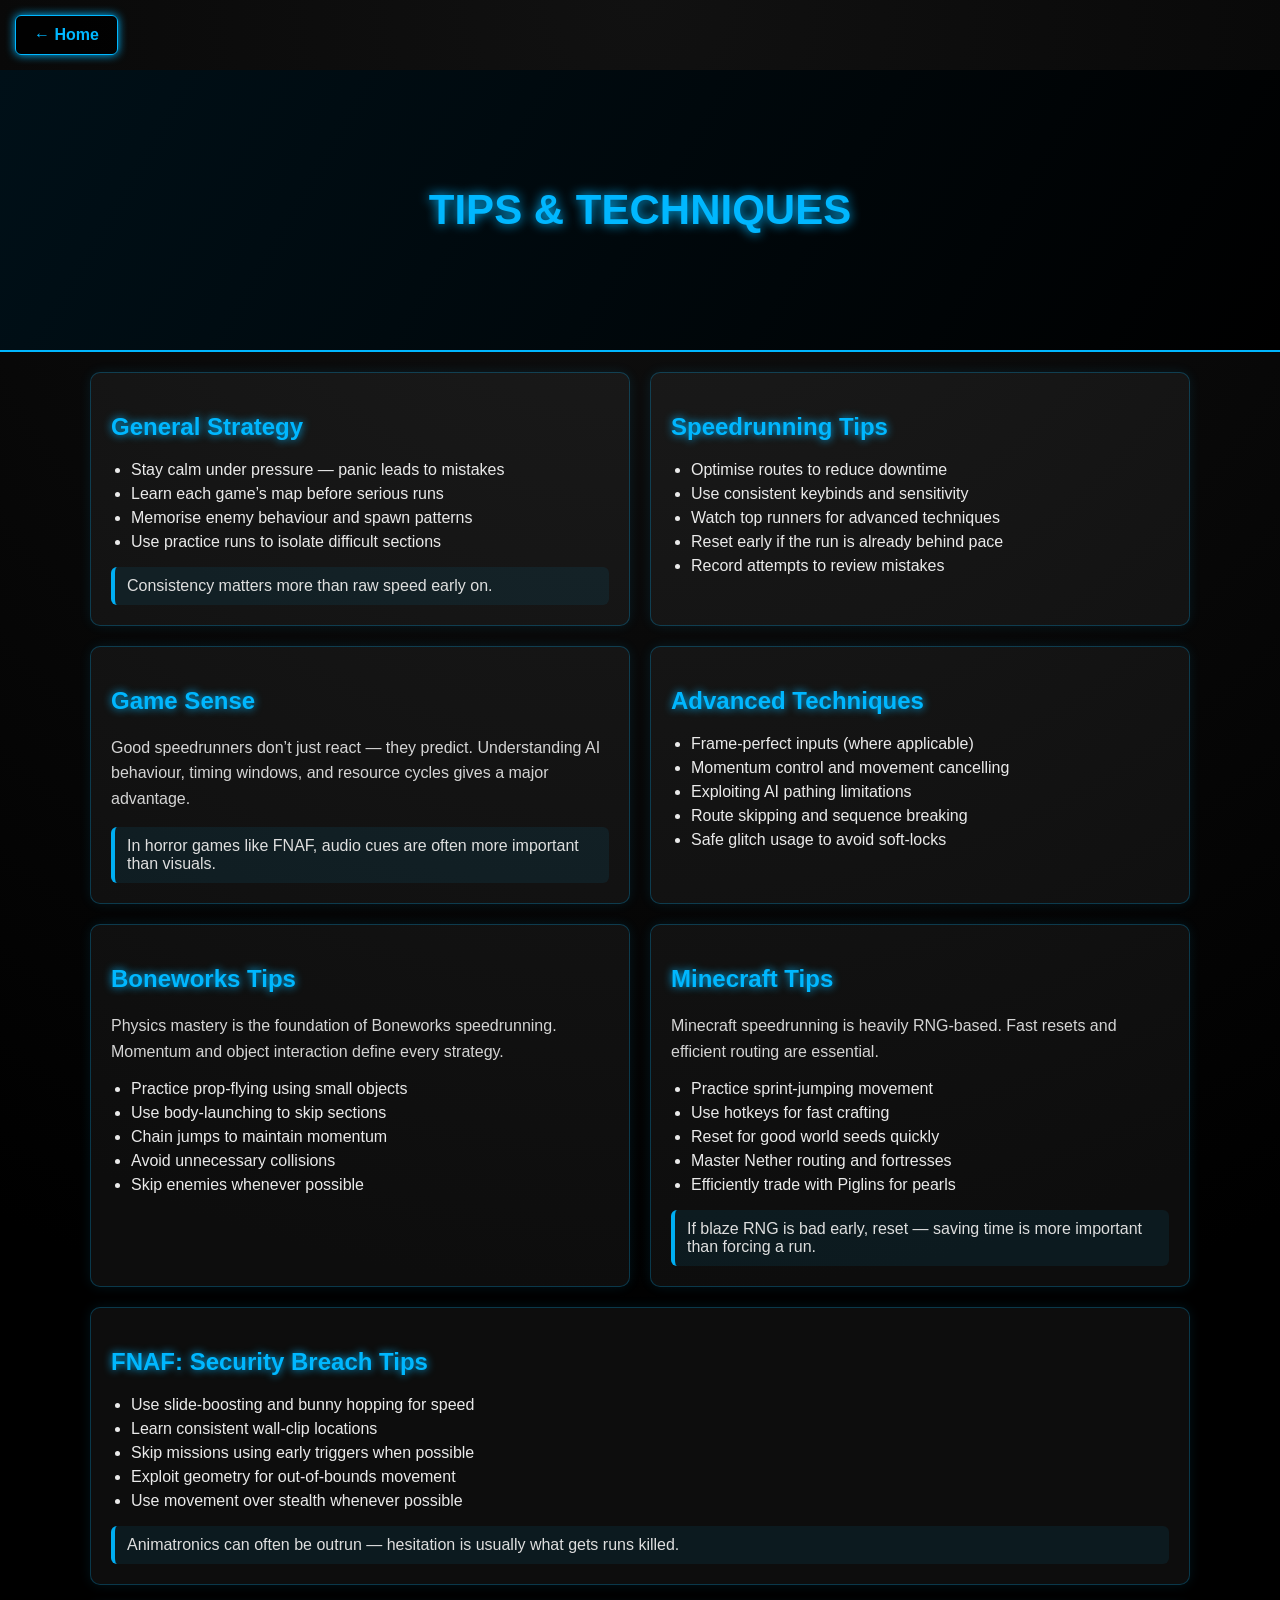
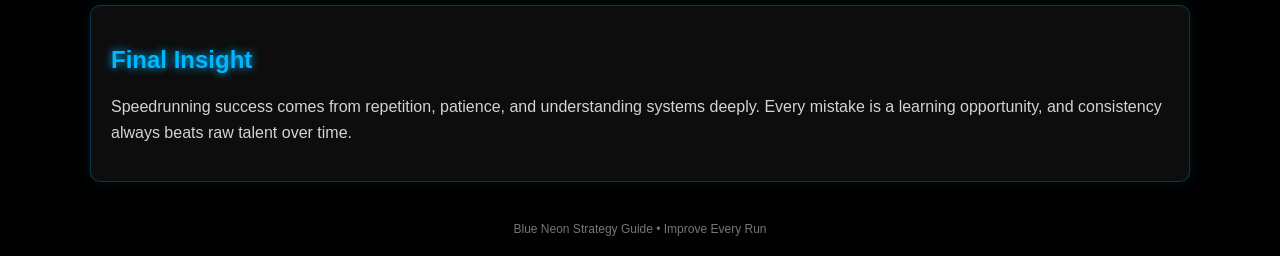
<file: Tips and Techniques.html>
<!doctype html>
<html lang="en">
<head>
<meta charset="UTF-8">
<title>Tips & Techniques</title>

<style>

body {
  margin: 0;
  font-family: Arial, sans-serif;
  background: radial-gradient(circle at top, #111 0%, #000 70%);
  color: #eaeaea;
}

/* TOP BAR */
.top-bar {
  width: 100%;
  display: flex;
  padding: 15px;
}

.home-button {
  text-decoration: none;
  color: #00b7ff;
  background: rgba(0,0,0,0.85);
  padding: 10px 18px;
  border-radius: 6px;
  border: 1px solid #00b7ff;
  box-shadow: 0 0 10px #00b7ff;
  font-weight: bold;
  transition: 0.2s;
}

.home-button:hover {
  background: #002433;
}

/* HERO */
.hero {
  width: 100%;
  height: 280px;
  background: linear-gradient(120deg, #001018, #000000);
  position: relative;
  border-bottom: 2px solid #00b7ff;
  display: flex;
  align-items: center;
  justify-content: center;
}

.hero-title {
  font-size: 42px;
  color: #00b7ff;
  text-shadow: 0 0 12px #00b7ff;
  font-weight: bold;
}

/* LAYOUT */
.container {
  max-width: 1100px;
  margin: auto;
  padding: 20px;
  display: grid;
  grid-template-columns: 1fr 1fr;
  gap: 20px;
}

/* PANELS */
.panel {
  background: rgba(255,255,255,0.05);
  border: 1px solid rgba(0,183,255,0.25);
  border-radius: 10px;
  padding: 20px;
  box-shadow: 0 0 12px rgba(0,183,255,0.1);
  transition: 0.2s ease;
}

.panel:hover {
  transform: translateY(-4px);
  box-shadow: 0 0 18px rgba(0,183,255,0.35);
}

.panel h2 {
  color: #00b7ff;
  text-shadow: 0 0 8px #00b7ff;
}

.full {
  grid-column: span 2;
}

/* TEXT */
p {
  line-height: 1.6;
  opacity: 0.9;
}

ul {
  padding-left: 20px;
}

li {
  margin-bottom: 6px;
}

/* CALLOUT BOX */
.tip-box {
  border-left: 4px solid #00b7ff;
  padding: 10px 12px;
  margin-top: 10px;
  background: rgba(0,183,255,0.08);
  border-radius: 6px;
  opacity: 0.95;
}

.section-title {
  margin-bottom: 8px;
}

/* FOOTER */
footer {
  text-align: center;
  padding: 20px;
  opacity: 0.5;
  font-size: 12px;
}

</style>
</head>

<body>

<div class="top-bar">
  <a class="home-button" href="index.html">← Home</a>
</div>

<div class="hero">
  <div class="hero-title">TIPS & TECHNIQUES</div>
</div>

<div class="container">

  <!-- GENERAL STRATEGY -->
  <div class="panel">
    <h2>General Strategy</h2>
    <ul>
      <li>Stay calm under pressure — panic leads to mistakes</li>
      <li>Learn each game’s map before serious runs</li>
      <li>Memorise enemy behaviour and spawn patterns</li>
      <li>Use practice runs to isolate difficult sections</li>
    </ul>

    <div class="tip-box">
      Consistency matters more than raw speed early on.
    </div>
  </div>

  <!-- SPEEDRUNNING -->
  <div class="panel">
    <h2>Speedrunning Tips</h2>
    <ul>
      <li>Optimise routes to reduce downtime</li>
      <li>Use consistent keybinds and sensitivity</li>
      <li>Watch top runners for advanced techniques</li>
      <li>Reset early if the run is already behind pace</li>
      <li>Record attempts to review mistakes</li>
    </ul>
  </div>

  <!-- GAME SENSE -->
  <div class="panel">
    <h2>Game Sense</h2>
    <p>
      Good speedrunners don’t just react — they predict. Understanding AI behaviour,
      timing windows, and resource cycles gives a major advantage.
    </p>

    <div class="tip-box">
      In horror games like FNAF, audio cues are often more important than visuals.
    </div>
  </div>

  <!-- ADVANCED TECHNIQUES -->
  <div class="panel">
    <h2>Advanced Techniques</h2>
    <ul>
      <li>Frame-perfect inputs (where applicable)</li>
      <li>Momentum control and movement cancelling</li>
      <li>Exploiting AI pathing limitations</li>
      <li>Route skipping and sequence breaking</li>
      <li>Safe glitch usage to avoid soft-locks</li>
    </ul>
  </div>

  <!-- BONEWORKS -->
  <div class="panel">
    <h2>Boneworks Tips</h2>
    <p>
      Physics mastery is the foundation of Boneworks speedrunning. Momentum and object interaction
      define every strategy.
    </p>

    <ul>
      <li>Practice prop-flying using small objects</li>
      <li>Use body-launching to skip sections</li>
      <li>Chain jumps to maintain momentum</li>
      <li>Avoid unnecessary collisions</li>
      <li>Skip enemies whenever possible</li>
    </ul>
  </div>

  <!-- MINECRAFT -->
  <div class="panel">
    <h2>Minecraft Tips</h2>
    <p>
      Minecraft speedrunning is heavily RNG-based. Fast resets and efficient routing are essential.
    </p>

    <ul>
      <li>Practice sprint-jumping movement</li>
      <li>Use hotkeys for fast crafting</li>
      <li>Reset for good world seeds quickly</li>
      <li>Master Nether routing and fortresses</li>
      <li>Efficiently trade with Piglins for pearls</li>
    </ul>

    <div class="tip-box">
      If blaze RNG is bad early, reset — saving time is more important than forcing a run.
    </div>
  </div>

  <!-- FNAF SECURITY BREACH -->
  <div class="panel full">
    <h2>FNAF: Security Breach Tips</h2>

    <ul>
      <li>Use slide-boosting and bunny hopping for speed</li>
      <li>Learn consistent wall-clip locations</li>
      <li>Skip missions using early triggers when possible</li>
      <li>Exploit geometry for out-of-bounds movement</li>
      <li>Use movement over stealth whenever possible</li>
    </ul>

    <div class="tip-box">
      Animatronics can often be outrun — hesitation is usually what gets runs killed.
    </div>
  </div>

  <!-- GAME TIME / PHILOSOPHY -->
  <div class="panel full">
    <h2>Final Insight</h2>
    <p>
      Speedrunning success comes from repetition, patience, and understanding systems deeply.
      Every mistake is a learning opportunity, and consistency always beats raw talent over time.
    </p>
  </div>

</div>

<footer>
Blue Neon Strategy Guide • Improve Every Run
</footer>

</body>
</html>
</file>
